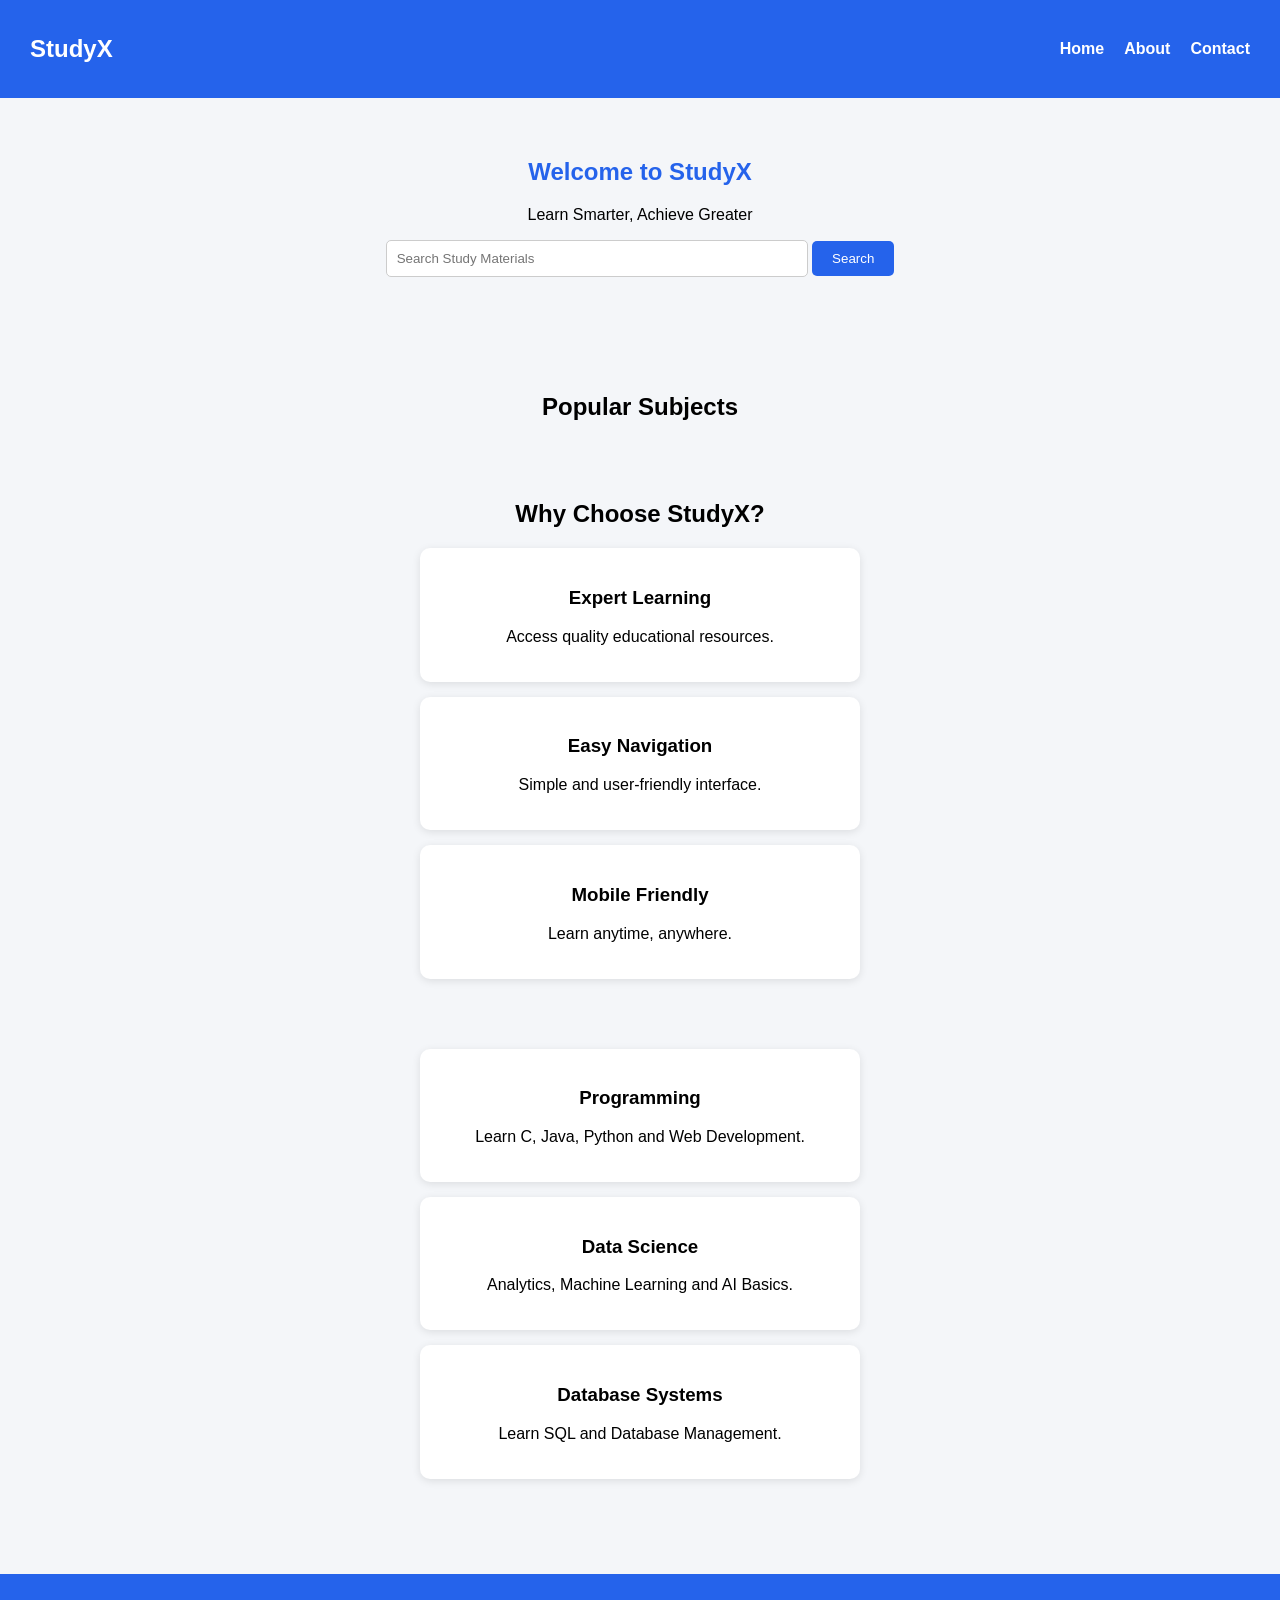
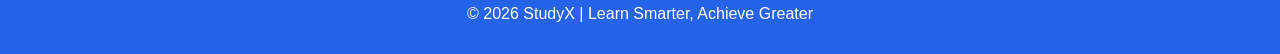
<file: index.html>
<!DOCTYPE html>
<html lang="en">
<head>
<meta charset="UTF-8">
<meta name="viewport" content="width=device-width, initial-scale=1.0">
<title>StudyX</title>
<link rel="stylesheet" href="style.css">
</head>

<body>

<nav>
    <h2>StudyX</h2>
    <ul>
        <li><a href="index.html">Home</a></li>
        <li><a href="about.html">About</a></li>
        <li><a href="contact.html">Contact</a></li>
    </ul>
</nav>

<section class="hero">
    <h1>Welcome to StudyX</h1>
    <p>Learn Smarter, Achieve Greater</p>

    <input type="text" id="searchBox" placeholder="Search Study Materials">
    <button onclick="searchStudy()">Search</button>

    <p id="result"></p>
</section>

<section class="courses">
    <h2>Popular Subjects</h2>
    <section class="courses">
    <h2>Why Choose StudyX?</h2>

    <div class="card">
        <h3>Expert Learning</h3>
        <p>Access quality educational resources.</p>
    </div>

    <div class="card">
        <h3>Easy Navigation</h3>
        <p>Simple and user-friendly interface.</p>
    </div>

    <div class="card">
        <h3>Mobile Friendly</h3>
        <p>Learn anytime, anywhere.</p>
    </div>
</section>

    <div class="card">
        <h3>Programming</h3>
        <p>Learn C, Java, Python and Web Development.</p>
    </div>

    <div class="card">
        <h3>Data Science</h3>
        <p>Analytics, Machine Learning and AI Basics.</p>
    </div>

    <div class="card">
        <h3>Database Systems</h3>
        <p>Learn SQL and Database Management.</p>
    </div>
</section>

<script src="script.js"></script>

<footer>
    <p>© 2026 StudyX | Learn Smarter, Achieve Greater</p>
</footer>
</body>
</html>
</file>
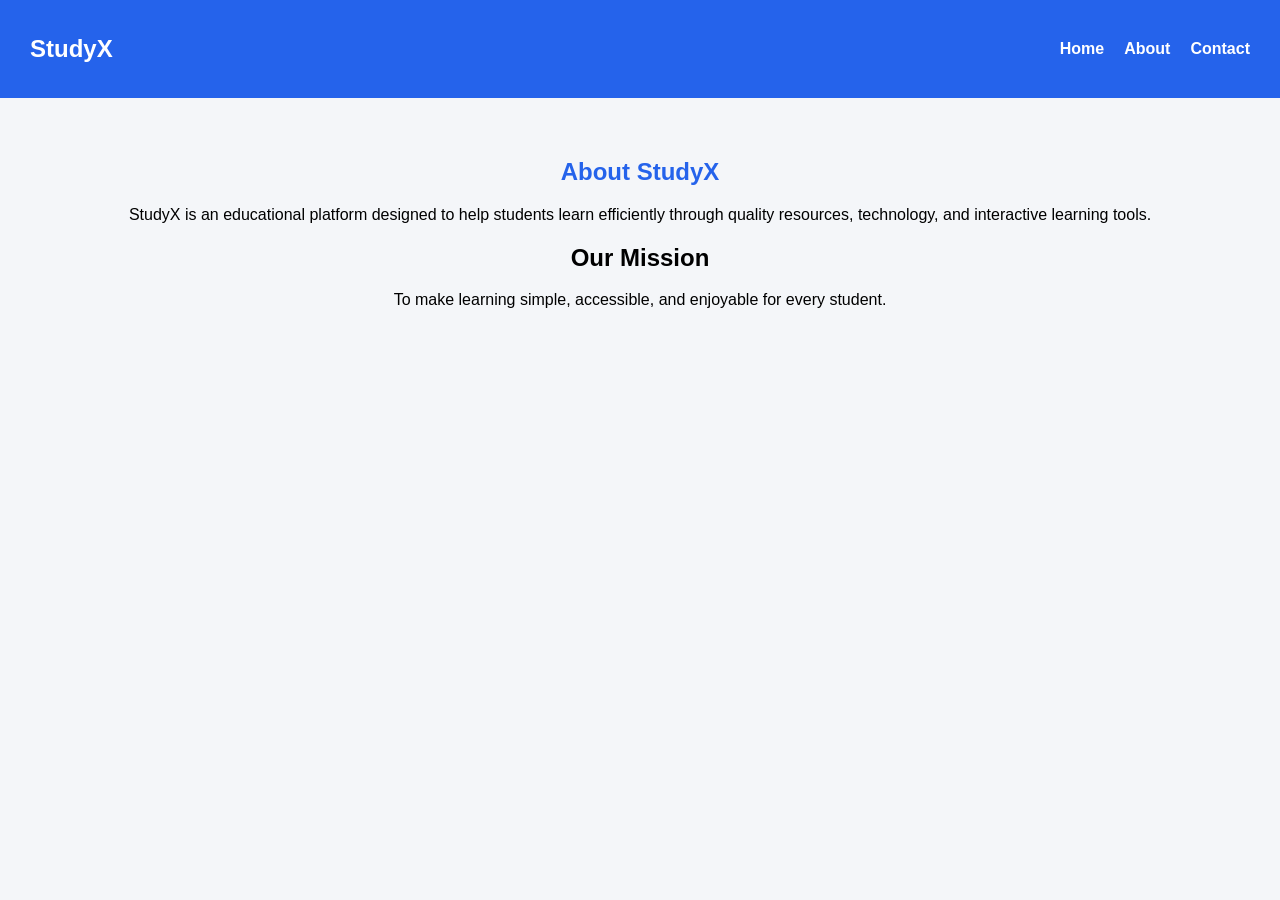
<file: about.html>
<!DOCTYPE html>
<html lang="en">
<head>
<meta charset="UTF-8">
<meta name="viewport" content="width=device-width, initial-scale=1.0">
<title>About - StudyX</title>
<link rel="stylesheet" href="style.css">
</head>

<body>

<nav>
    <h2>StudyX</h2>
    <ul>
        <li><a href="index.html">Home</a></li>
        <li><a href="about.html">About</a></li>
        <li><a href="contact.html">Contact</a></li>
    </ul>
</nav>

<section class="hero">
    <h1>About StudyX</h1>
    <p>StudyX is an educational platform designed to help students learn efficiently through quality resources, technology, and interactive learning tools.</p>

    <h2>Our Mission</h2>
    <p>To make learning simple, accessible, and enjoyable for every student.</p>
</section>

</body>
</html>
</file>
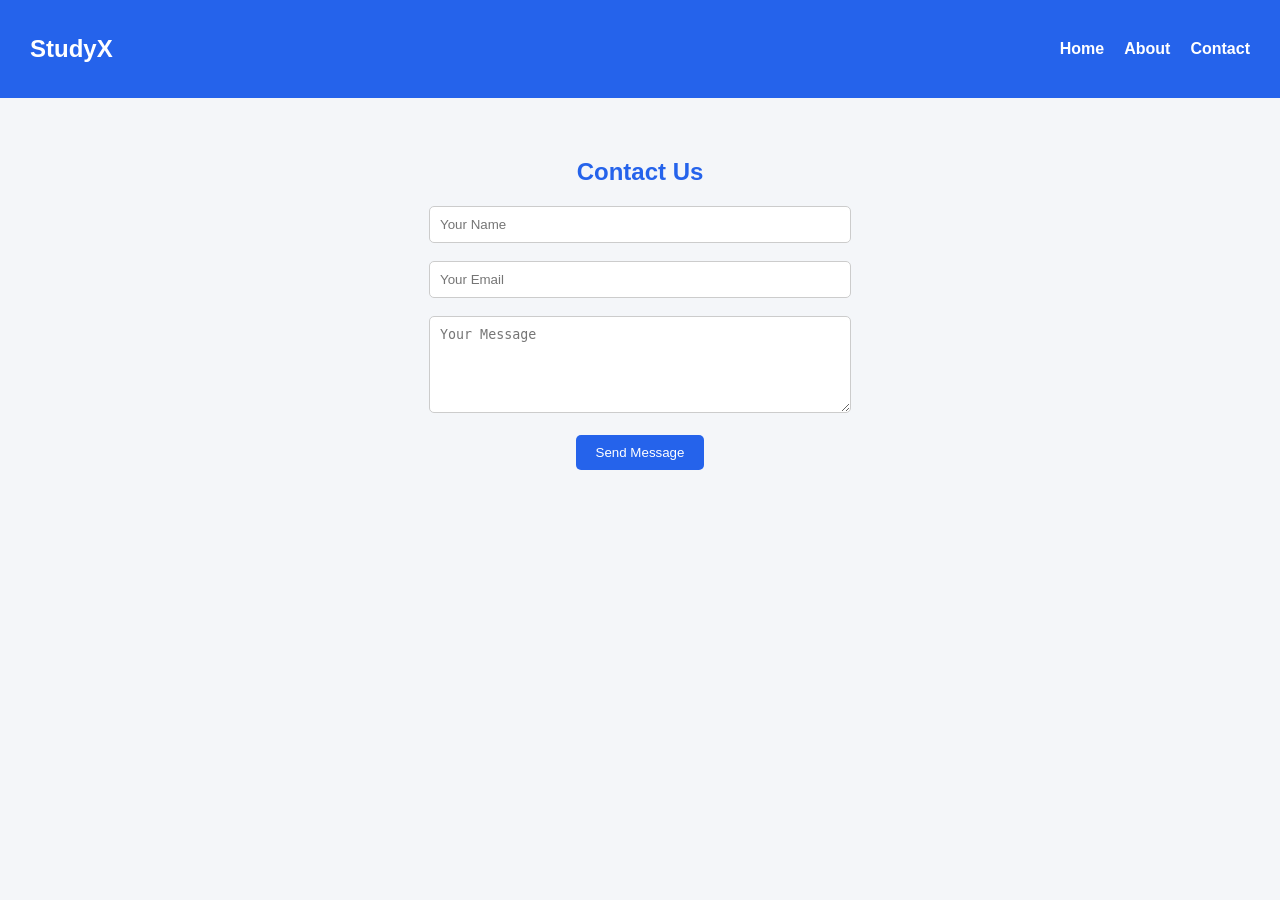
<file: contact.html>
<!DOCTYPE html>
<html lang="en">
<head>
<meta charset="UTF-8">
<meta name="viewport" content="width=device-width, initial-scale=1.0">
<title>Contact - StudyX</title>
<link rel="stylesheet" href="style.css">
</head>

<body>

<nav>
    <h2>StudyX</h2>
    <ul>
        <li><a href="index.html">Home</a></li>
        <li><a href="about.html">About</a></li>
        <li><a href="contact.html">Contact</a></li>
    </ul>
</nav>

<section class="hero">
    <h1>Contact Us</h1>

    <form>
        <input type="text" placeholder="Your Name" required><br><br>
        <input type="email" placeholder="Your Email" required><br><br>
        <textarea placeholder="Your Message" rows="5"></textarea><br><br>
        <button type="submit">Send Message</button>
    </form>
</section>

</body>
</html>
</file>
<file: style.css>
body{
background:red;
}
body{
    margin:0;
    font-family:Arial, sans-serif;
    background:#f4f6f9;
}

nav{
    background:#2563eb;
    color:white;
    display:flex;
    justify-content:space-between;
    align-items:center;
    padding:15px 30px;
}

nav ul{
    list-style:none;
    display:flex;
    gap:20px;
}

nav a{
    color:white;
    text-decoration:none;
    font-weight:bold;
}

.hero{
    text-align:center;
    padding:40px 20px;
}

.hero h1{
    color:#2563eb;
}

input, textarea{
    width:80%;
    max-width:400px;
    padding:10px;
    border:1px solid #ccc;
    border-radius:5px;
}

button{
    padding:10px 20px;
    background:#2563eb;
    color:white;
    border:none;
    border-radius:5px;
    cursor:pointer;
}

button:hover{
    background:#1d4ed8;
}

.courses{
    text-align:center;
    padding:40px;
}

.card{
    background:white;
    margin:15px auto;
    padding:20px;
    width:80%;
    max-width:400px;
    border-radius:10px;
    box-shadow:0 2px 8px rgba(0,0,0,0.1);
}
footer{
    background:#2563eb;
    color:white;
    text-align:center;
    padding:15px;
    margin-top:40px;
}
</file>
